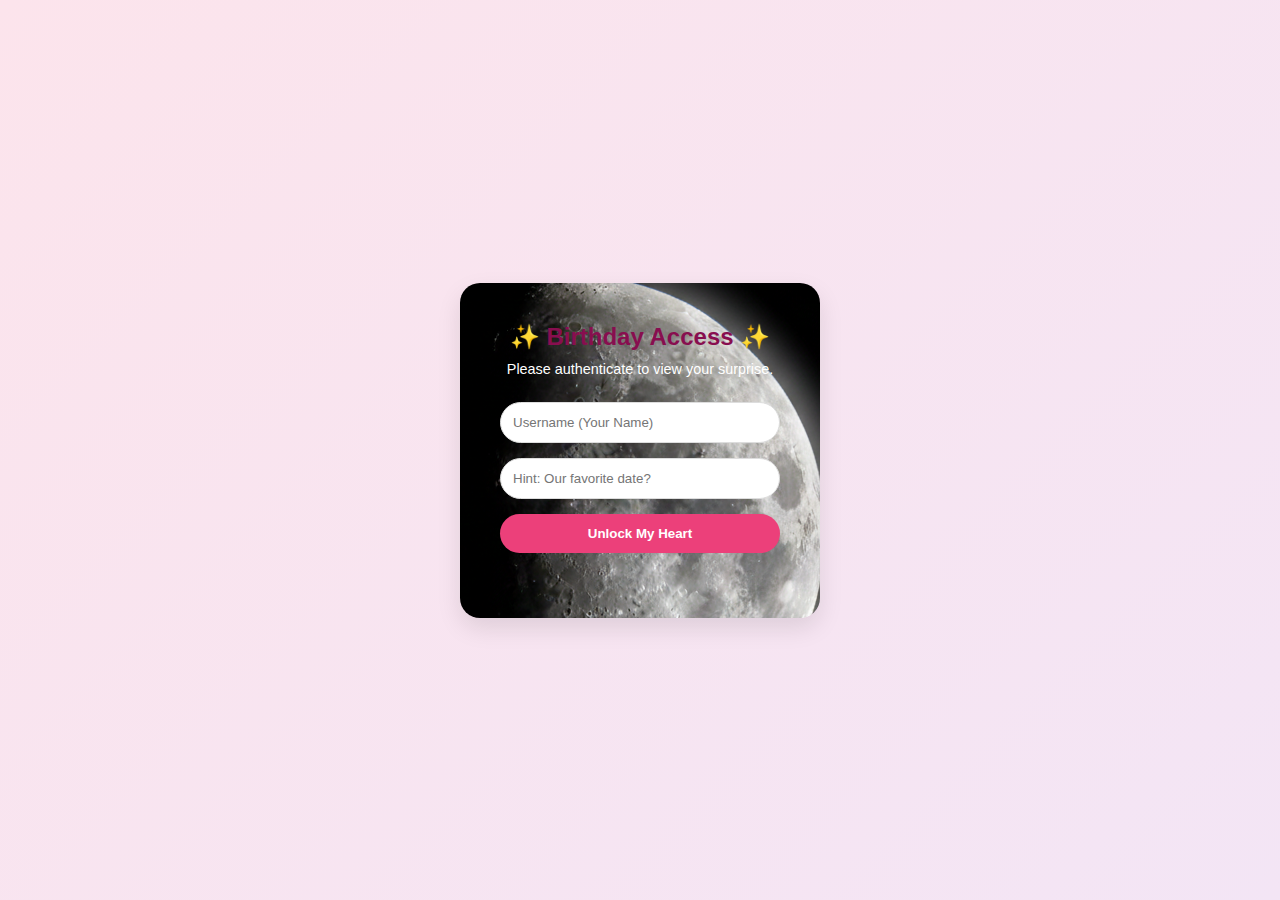
<file: index.html>
<!DOCTYPE html>
<html lang="en">
<head>
    <meta charset="UTF-8">
    <meta name="viewport" content="width=device-width, initial-scale=1.0">
    <title>Top Secret: For Your Eyes Only</title>
    <link rel="stylesheet" href="style1.css">
</head>
<body>
    <div class="login-container">
        <div class="login-box">
            <h2>✨ Birthday Access ✨</h2>
            <p>Please authenticate to view your surprise.</p>
            
            <form id="loginForm">
                <div class="input-group">
                    <input type="text" id="username" placeholder="Username (Your Name)" required>
                </div>
                <div class="input-group">
                    <input type="password" id="password" placeholder="Hint: Our favorite date?" required>
                </div>
                <button type="button" onclick="checkLogin()">Unlock My Heart</button>
            </form>
            <p id="error-msg"></p>
        </div>
    </div>

    <script>
        function checkLogin() {
            const pass = document.getElementById('password').value; 
            const input = document.getElementById('username'); 
            const name = input ? input.value.toLowerCase() : '';


            // You can set the password to whatever you want here!
            if (name =='akilarumugam' && pass === "03031998"){ 
                document.querySelector('.login-box').innerHTML = `
                <h2 style="color: #ec407a;">Happy Birthday! ❤️</h2>
        <p style="font-size: 1.1rem; line-height: 1.6;">
            "Nee pirantha intha naal... en vazhkkaiyil oru azhagiya thiruppam."<br><br>
            May your year be as beautiful as your smile!
        </p>
        <span style="font-size: 3rem;">🎂✨🌸</span>
        <button type="button" onclick="world()">Unlock Surprise</button>
        `;
                // window.location.href = "wish.html"; // Redirect to your wish page
            } else {
                document.getElementById('error-msg').innerText = "Incorrect hint! Try again, birthday girl/boy. 😉";
            }
        }

        function world(){
            
             window.location.href = "final.html"; }
    </script>
</body>
</html>
</file>
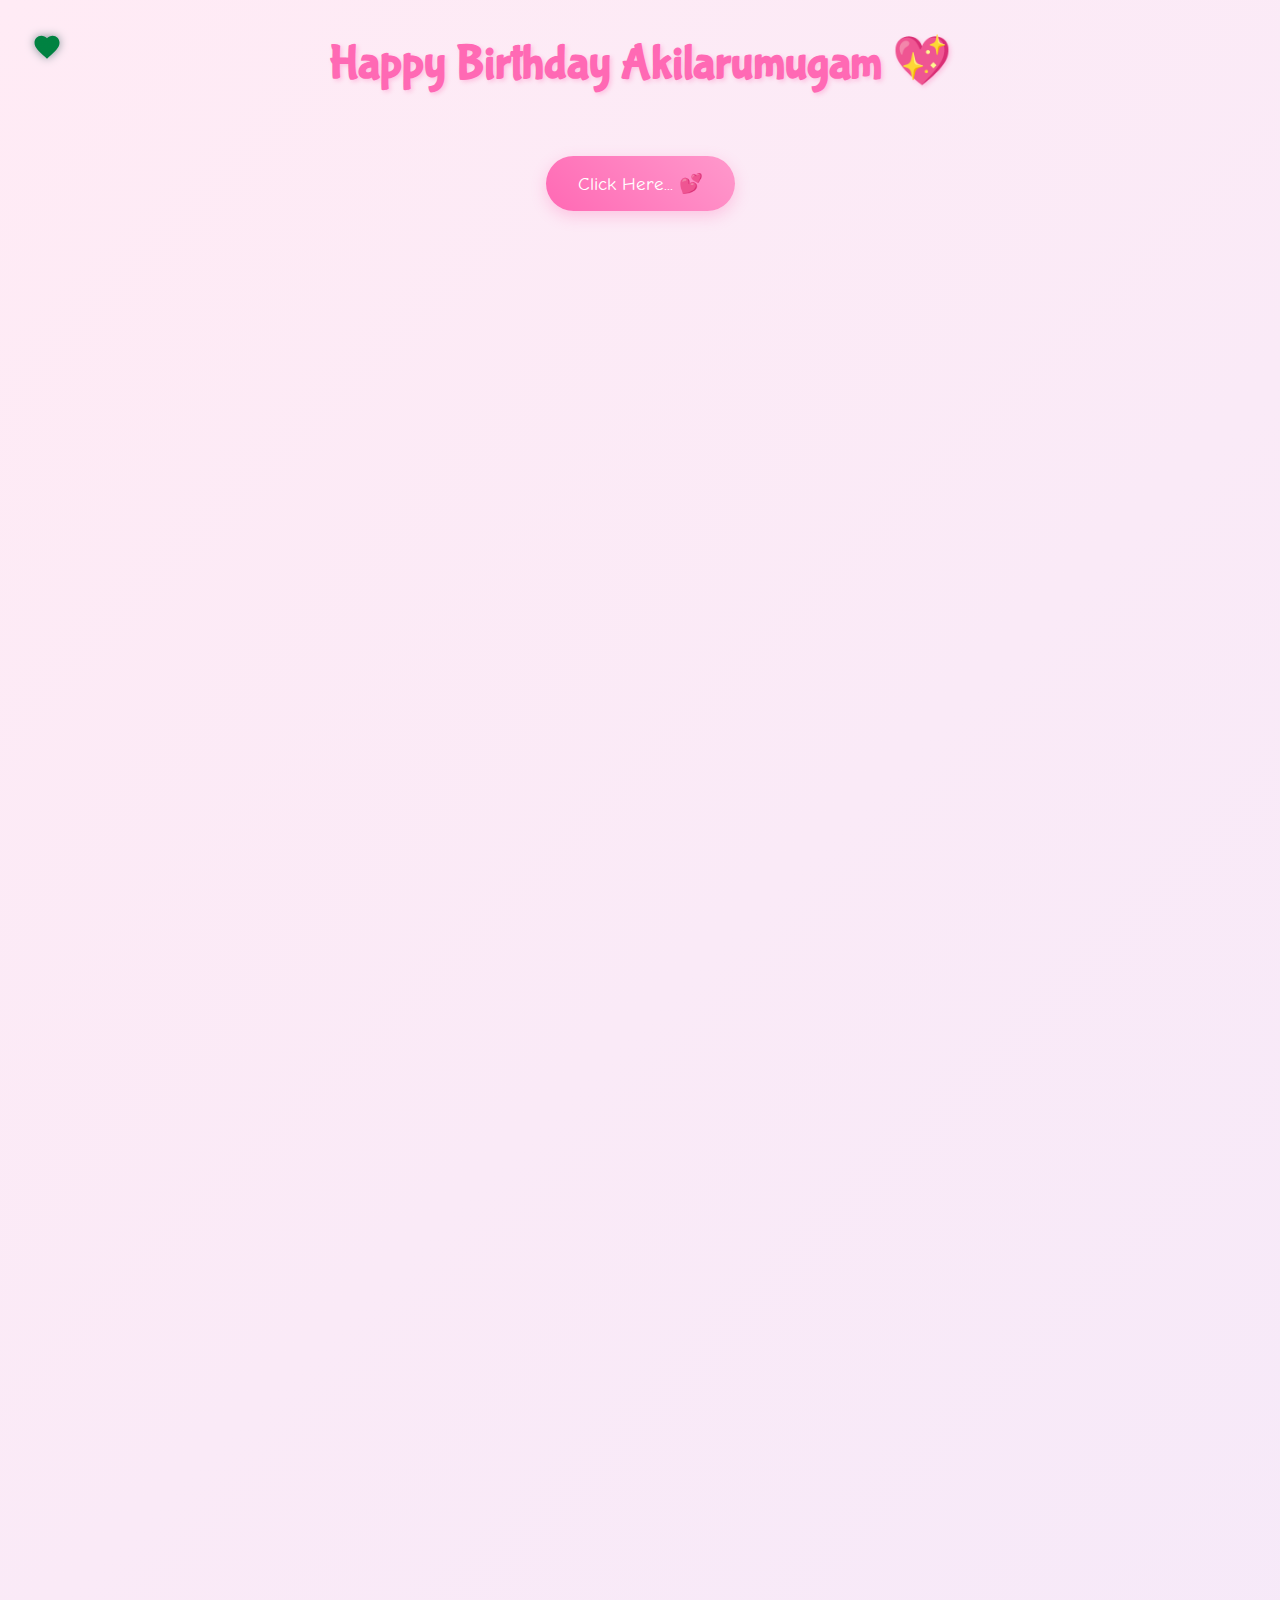
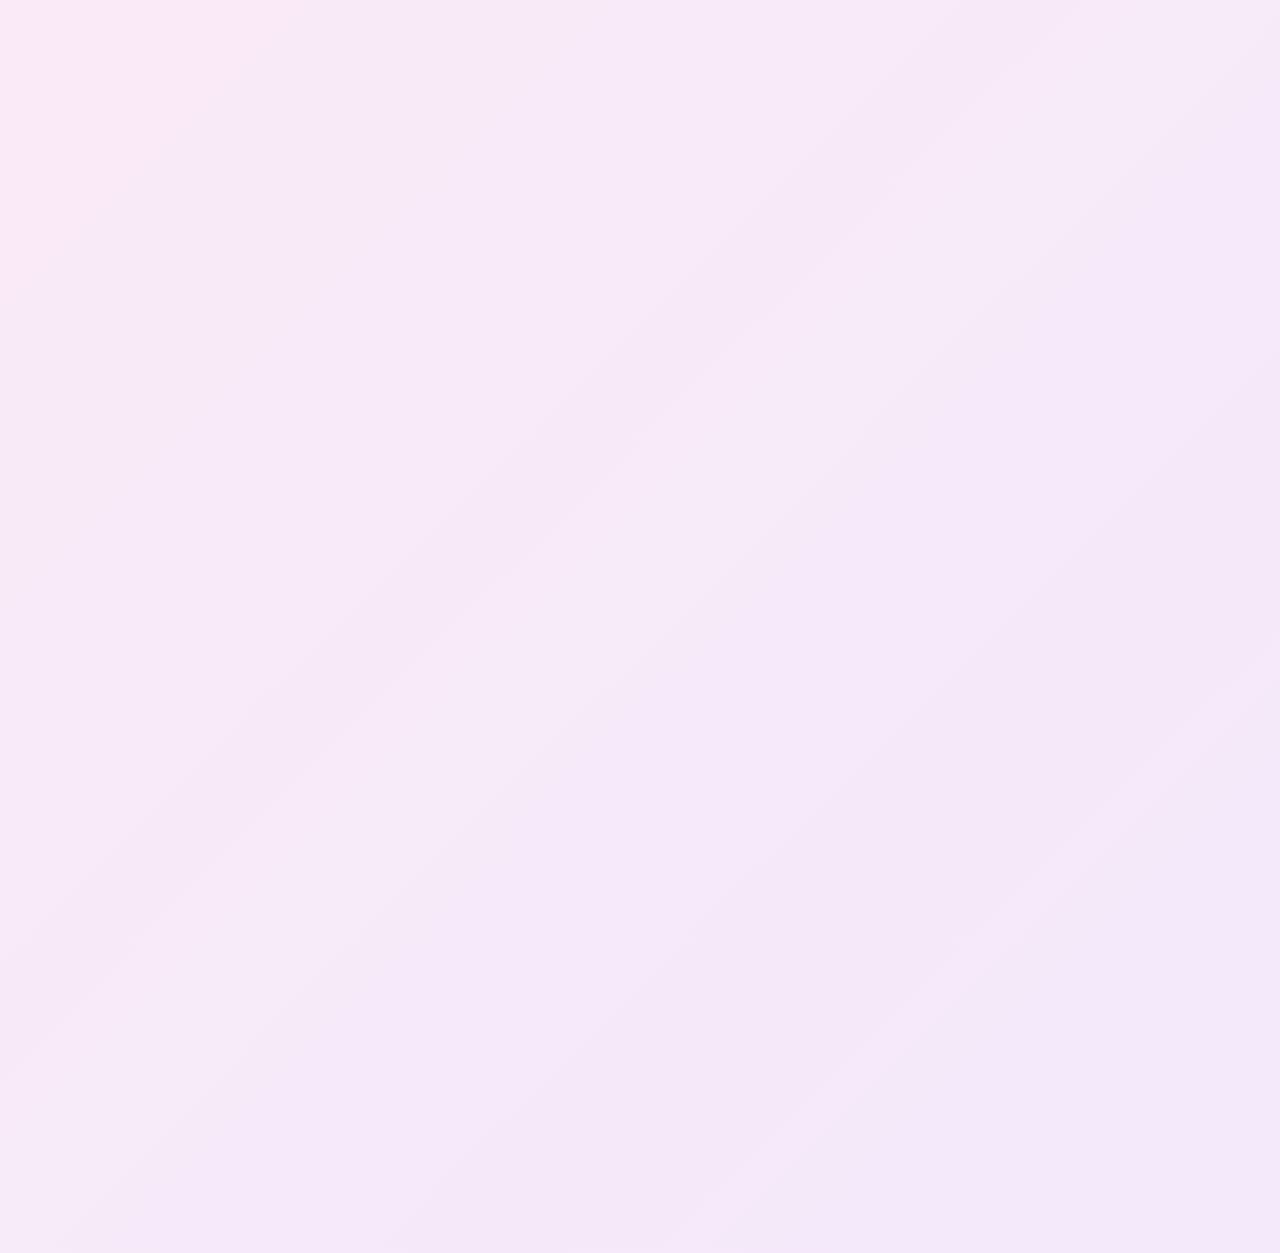
<file: cause.html>
<!DOCTYPE html>
<html lang="en">
<head>
    <meta charset="UTF-8">
    <meta name="viewport" content="width=device-width, initial-scale=1.0">
    <title>Why You're My Best Friend! 💖</title>
    <script src="https://cdnjs.cloudflare.com/ajax/libs/gsap/3.12.2/gsap.min.js"></script>
    <link rel="stylesheet" href="cause.css">
    <style>

       
    </style>
</head>
<body>
    <div class="custom-cursor">
        <svg viewBox="0 0 24 24">
            <path fill="#ff69b4" d="M12 21.35l-1.45-1.32C5.4 15.36 2 12.28 2 8.5 2 5.42 4.42 3 7.5 3c1.74 0 3.41.81 4.5 2.09C13.09 3.81 14.76 3 16.5 3 19.58 3 22 5.42 22 8.5c0 3.78-3.4 6.86-8.55 11.54L12 21.35z"/>
        </svg>
    </div>

    <div class="container">
        <h1>Happy Birthday Akilarumugam 💖</h1>
        
        <div id="reasons-container"></div>
        
        <button class="shuffle-button">Click Here... 💕</button>
        <div class="reason-counter"></div>

        <div class="ending-section">
            <div class="teddy-hug">
                <img src="./img/d1.jpg" alt="Teddy Hug">
            </div>
            <div class="ending-text">You're the BESTEST ! 💖</div>
        </div>
    </div>

    <script src="cause.js">
       
    </script>
</body>
</html>
</file>
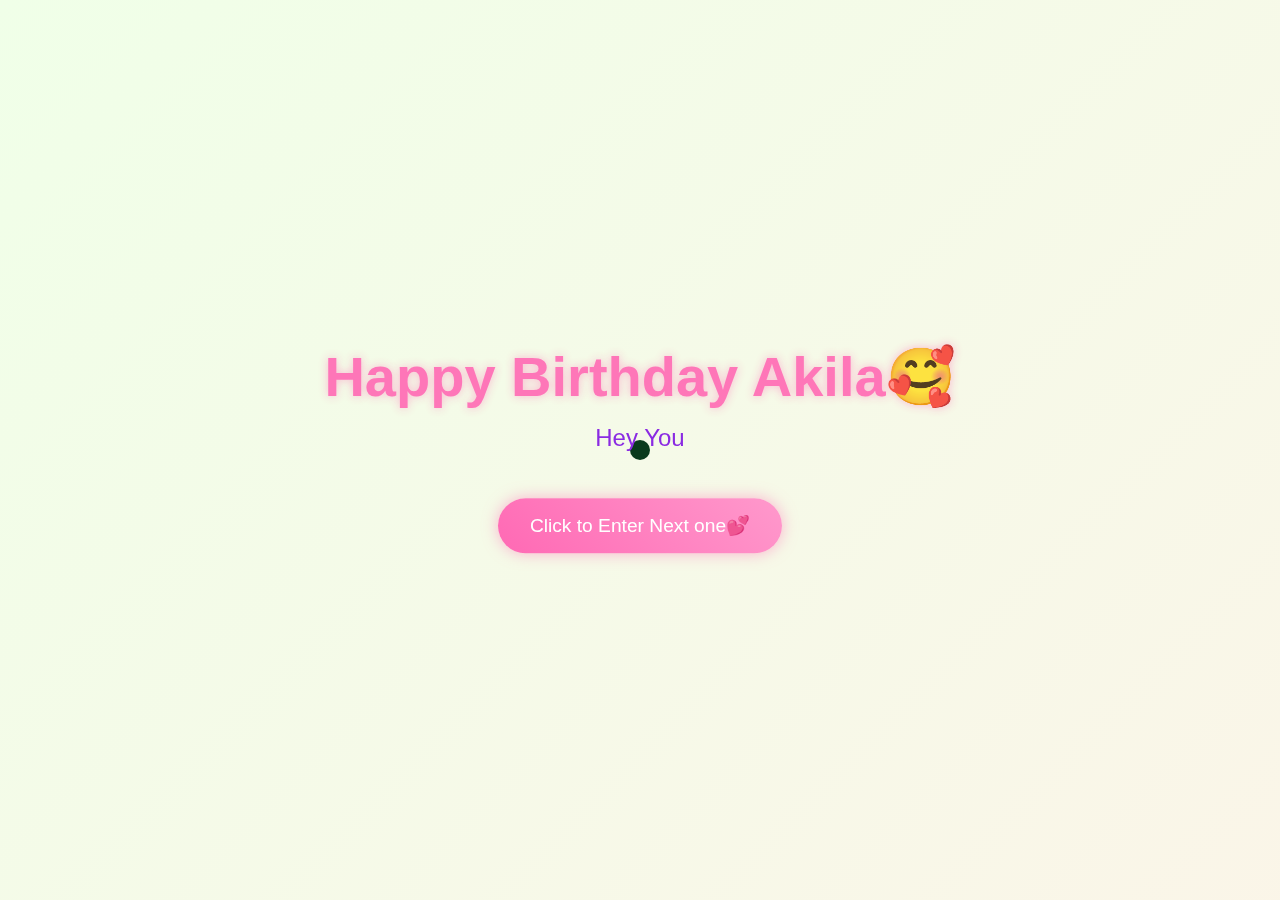
<file: gallery.html>
<!DOCTYPE html>
<html lang="en">
<head>
    <meta charset="UTF-8">
    <meta name="viewport" content="width=device-width, initial-scale=1.0">
    <title>Happy Birthday</title>
    <script src="https://cdnjs.cloudflare.com/ajax/libs/gsap/3.12.2/gsap.min.js"></script>
    <link rel="stylesheet" href="style.css">
    
</head>
<body>
    <div class="cursor"></div>
    <div class="container">
        <h1>Happy Birthday Akila🥰</h1>
        <div class="greeting"></div>
        <button class="cta-button">Click to Enter Next one💕</button>
    </div>

    <script src="script.js">
        
    </script>
</body>
</html>
</file>
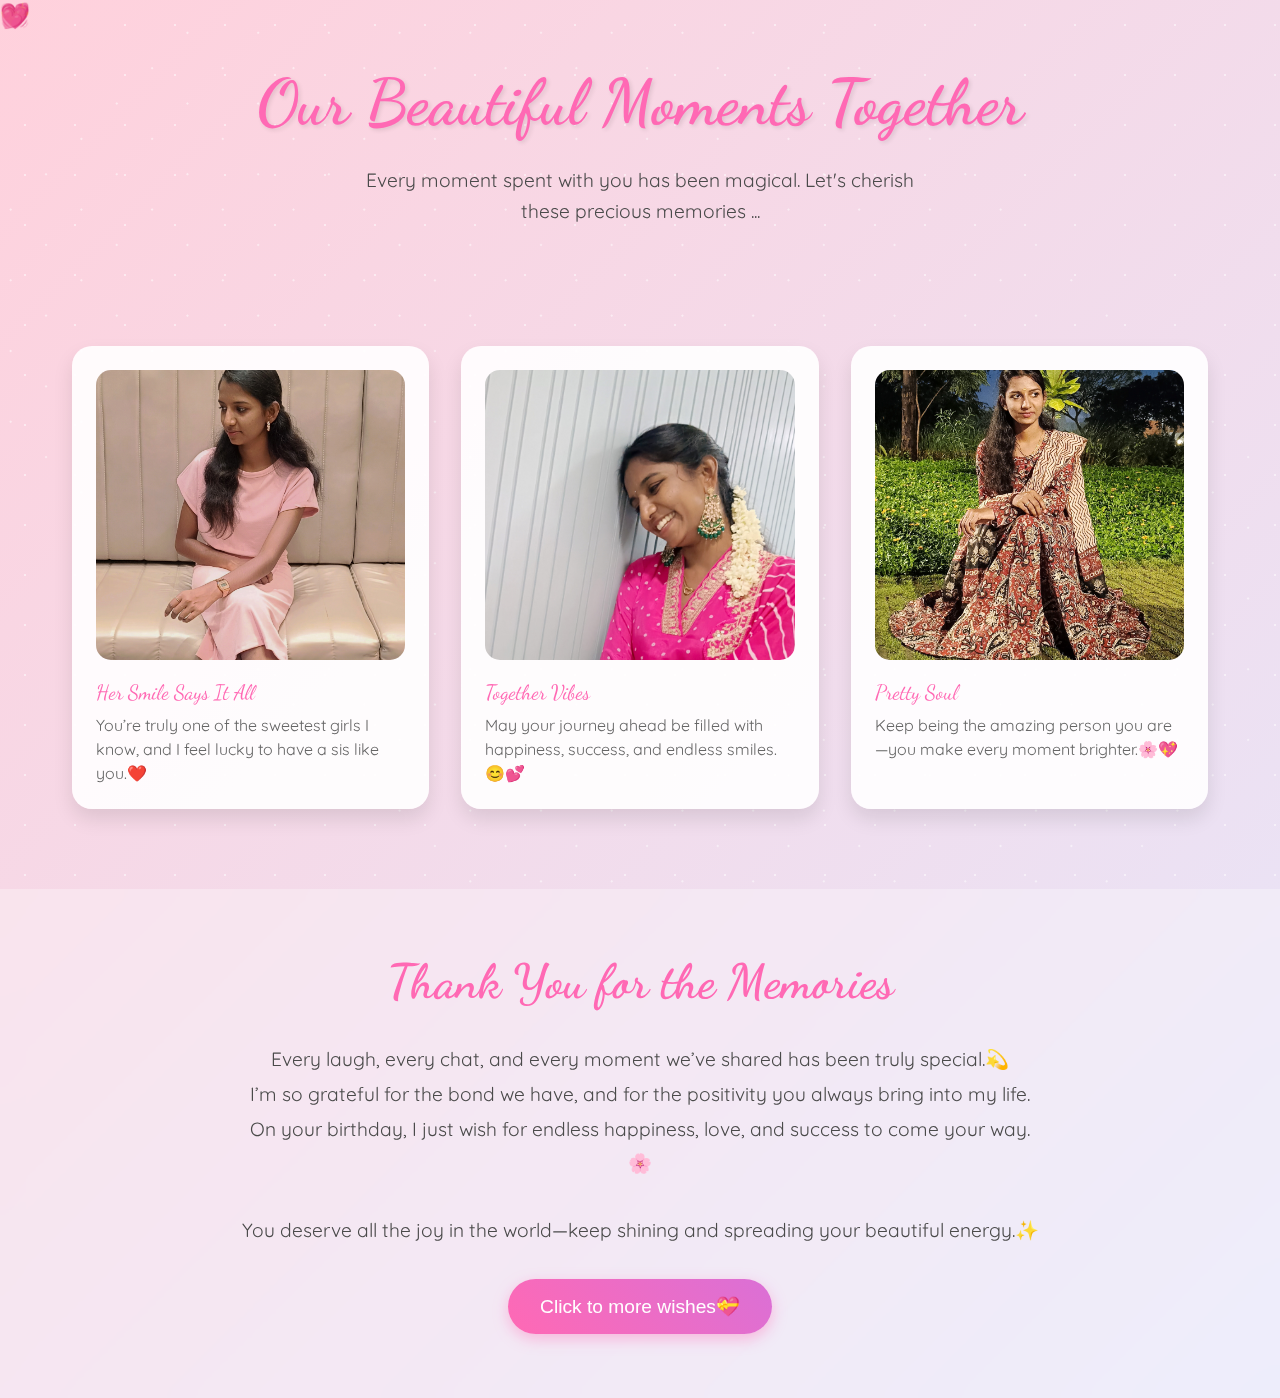
<file: last.html>
<!DOCTYPE html>
<html lang="en">

<head>
    <meta charset="UTF-8">
    <meta name="viewport" content="width=device-width, initial-scale=1.0">
    <title>Our Beautiful Memories ✨</title>
    <style>
        @import url('https://fonts.googleapis.com/css2?family=Dancing+Script:wght@700&family=Quicksand:wght@300;400;500;600&display=swap');

        * {
            margin: 0;
            padding: 0;
            box-sizing: border-box;
        }

        body {
            min-height: 100vh;
            background: linear-gradient(135deg,
                    #ffd1dc 0%,
                    #e6e6fa 25%,
                    #ffefd5 50%,
                    #e6e6fa 75%,
                    #ffd1dc 100%);
            background-size: 400% 400%;
            animation: gradientFlow 15s ease infinite;
            font-family: 'Quicksand', sans-serif;
            overflow-x: hidden;
            color: #4a4a4a;
        }

        @keyframes gradientFlow {
            0% {
                background-position: 0% 50%;
            }

            50% {
                background-position: 100% 50%;
            }

            100% {
                background-position: 0% 50%;
            }
        }

        /* Enhanced Sparkle Effect */
        .magic-sparkles {
            position: fixed;
            top: 0;
            left: 0;
            width: 100%;
            height: 100%;
            pointer-events: none;
            z-index: 1;
        }

        .sparkle {
            position: absolute;
            width: 6px;
            height: 6px;
            border-radius: 50%;
            background-color: white;
            animation: twinkle var(--duration, 4s) ease-in-out infinite;
            opacity: 0;
        }

        @keyframes twinkle {

            0%,
            100% {
                opacity: 0;
                transform: scale(0.5);
            }

            50% {
                opacity: 0.8;
                transform: scale(1);
            }
        }

        /* Generate 50 sparkles with different positions and animations */
        .magic-sparkles::before,
        .magic-sparkles::after {
            content: '';
            position: absolute;
            width: 100%;
            height: 100%;
            background-image: radial-gradient(circle, white 1px, transparent 1px);
            background-size: 50px 50px;
            animation: sparkleLayer 8s linear infinite;
            opacity: 0.5;
        }

        .magic-sparkles::after {
            animation-delay: -4s;
            transform: rotate(45deg);
        }

        @keyframes sparkleLayer {
            0% {
                transform: translateY(0);
            }

            100% {
                transform: translateY(-50px);
            }
        }

        /* Floating Hearts */
        .floating-hearts {
            position: fixed;
            width: 100%;
            height: 100%;
            pointer-events: none;
            z-index: 2;
        }

        .heart {
            position: absolute;
            font-size: 1.5rem;
            color: rgba(255, 105, 180, 0.6);
            animation: floatHeart var(--float-duration, 6s) ease-in-out infinite;
            animation-delay: var(--delay, 0s);
        }

        @keyframes floatHeart {
            0% {
                transform: translate(0, 100vh) rotate(0deg);
            }

            100% {
                transform: translate(var(--translate-x, 0), -100vh) rotate(360deg);
            }
        }

        /* Welcome Section */
        .welcome {
            text-align: center;
            padding: 4rem 2rem;
            position: relative;
            z-index: 3;
        }

        .welcome h1 {
            font-family: 'Dancing Script', cursive;
            font-size: 4rem;
            color: #ff69b4;
            text-shadow: 2px 2px 4px rgba(0, 0, 0, 0.1);
            animation: fadeInScale 2s ease;
        }

        .welcome p {
            font-size: 1.2rem;
            max-width: 600px;
            margin: 1.5rem auto;
            line-height: 1.6;
            animation: fadeIn 2s ease 0.5s both;
        }

        /* Enhanced Memory Cards */
        .memory-container {
            max-width: 1200px;
            margin: 0 auto;
            padding: 2rem;
            display: grid;
            grid-template-columns: repeat(auto-fit, minmax(300px, 1fr));
            gap: 2rem;
            z-index: 3;
            position: relative;
        }

        .memory-card {
            background: rgba(255, 255, 255, 0.9);
            border-radius: 20px;
            padding: 1.5rem;
            box-shadow: 0 10px 20px rgba(0, 0, 0, 0.1);
            transition: all 0.5s cubic-bezier(0.4, 0, 0.2, 1);
            position: relative;
            overflow: hidden;
        }

        .memory-card:hover {
            transform: translateY(-10px) scale(1.02);
            box-shadow: 0 15px 30px rgba(0, 0, 0, 0.15);
        }

        .memory-card::before {
            content: '';
            position: absolute;
            top: 0;
            left: 0;
            width: 100%;
            height: 100%;
            background: linear-gradient(45deg, transparent, rgba(255, 255, 255, 0.4), transparent);
            transform: translateX(-100%);
            transition: 0.5s;
        }

        .memory-card:hover::before {
            transform: translateX(100%);
        }

        .memory-img {
            width: 100%;
            height: 290px;
            object-fit: cover;
            border-radius: 15px;
            margin-bottom: 1rem;
            transition: transform 0.5s ease;
        }

        .memory-card:hover .memory-img {
            transform: scale(1.05);
        }

        .memory-date {
            font-family: 'Dancing Script', cursive;
            color: #ff69b4;
            font-size: 1.3rem;
            margin-bottom: 0.5rem;
        }

        .memory-caption {
            font-size: 1rem;
            line-height: 1.5;
            color: #666;
        }

        /* Final Message Section */
        .final-message {
            text-align: center;
            padding: 4rem 2rem;
            background: rgba(255, 255, 255, 0.3);
            backdrop-filter: blur(10px);
            margin-top: 3rem;
            position: relative;
            z-index: 3;
        }

        .final-message h2 {
            font-family: 'Dancing Script', cursive;
            font-size: 3rem;
            color: #ff69b4;
            margin-bottom: 2rem;
            animation: heartbeat 2s infinite;
        }

        @keyframes heartbeat {

            0%,
            100% {
                transform: scale(1);
            }

            50% {
                transform: scale(1.1);
            }
        }

        .final-message p {
            font-size: 1.2rem;
            max-width: 800px;
            margin: 0 auto 2rem;
            line-height: 1.8;
        }

        .goodbye-btn {
            display: inline-block;
            padding: 1rem 2rem;
            font-size: 1.2rem;
            background: linear-gradient(45deg, #ff69b4, #da70d6);
            color: white;
            border: none;
            border-radius: 50px;
            cursor: pointer;
            text-decoration: none;
            transition: all 0.3s ease;
            box-shadow: 0 5px 15px rgba(255, 105, 180, 0.4);
            animation: float 3s infinite ease-in-out;
        }

        .goodbye-btn:hover {
            transform: translateY(-5px);
            box-shadow: 0 8px 20px rgba(255, 105, 180, 0.6);
        }

        @keyframes float {

            0%,
            100% {
                transform: translateY(0);
            }

            50% {
                transform: translateY(-10px);
            }
        }

        /* Animations */
        @keyframes fadeInScale {
            0% {
                opacity: 0;
                transform: scale(0.8);
            }

            100% {
                opacity: 1;
                transform: scale(1);
            }
        }

        @keyframes fadeIn {
            0% {
                opacity: 0;
            }

            100% {
                opacity: 1;
            }
        }

        /* Generate Hearts */
        .js-generate-hearts {
            position: fixed;
            width: 100%;
            height: 100%;
            pointer-events: none;
            z-index: 2;
        }

        /* Custom Scrollbar */
        ::-webkit-scrollbar {
            width: 12px;
        }

        ::-webkit-scrollbar-track {
            background: rgba(255, 255, 255, 0.4);
        }

        ::-webkit-scrollbar-thumb {
            background: linear-gradient(45deg, #ff69b4, #da70d6);
            border-radius: 6px;
        }

        /* Responsive Design */
        @media (max-width: 768px) {
            .welcome h1 {
                font-size: 3rem;
            }

            .memory-container {
                grid-template-columns: 1fr;
            }

            .final-message h2 {
                font-size: 2.5rem;
            }
        }
    </style>
</head>

<body>
    <div class="magic-sparkles"></div>
    <div class="floating-hearts">
        <!-- Hearts will be generated via CSS -->
        <div class="heart" style="--float-duration: 6s; --delay: 0s; --translate-x: 20px;">💝</div>
        <div class="heart" style="--float-duration: 8s; --delay: 1s; --translate-x: -30px;">💖</div>
        <div class="heart" style="--float-duration: 7s; --delay: 2s; --translate-x: 40px;">💗</div>
        <div class="heart" style="--float-duration: 9s; --delay: 3s; --translate-x: -20px;">💓</div>
        <div class="heart" style="--float-duration: 5s; --delay: 4s; --translate-x: 30px;">💕</div>
    </div>

    <section class="welcome">
        <h1>Our Beautiful Moments Together</h1>
        <p>Every moment spent with you has been magical. Let's cherish these precious memories ...</p>
    </section>

    <div class="memory-container">
        <div class="memory-card">
            <img src="./img/d1.jpg" alt="First Date" class="memory-img">
            <div class="memory-date">Her Smile Says It All</div>
            <div class="memory-caption">You’re truly one of the sweetest girls I know, and I feel lucky to have a sis
                like you.❤️</div>
        </div>
        <div class="memory-card">
            <img src="./img/d2.jpg" alt="Beach Day" class="memory-img">
            <div class="memory-date">Together Vibes</div>
            <div class="memory-caption">May your journey ahead be filled with happiness, success, and endless
                smiles.😊💕</div>
        </div>
        <div class="memory-card">
            <img src="./img/d3.jpg" alt="Movie Night" class="memory-img">
            <div class="memory-date">Pretty Soul</div>
            <div class="memory-caption">Keep being the amazing person you are—you make every moment brighter.🌸💖</div>
        </div>

    </div>

    <section class="final-message">
        <h2>Thank You for the Memories</h2>
        <p>Every laugh, every chat, and every moment we’ve shared has been truly special.💫<br>
            I’m so grateful for the bond we have, and for the positivity you always bring into my life.<br>
            On your birthday, I just wish for endless happiness, love, and success to come your way.🌸</p>
        <p>You deserve all the joy in the world—keep shining and spreading your beautiful energy.✨</p>
        
        <button  class="goodbye-btn" onclick="ch()">Click to more wishes💝</button>
    </section>

    <script>

 function ch(){
    window.location.href = 'whatapp.html';

         
 }
    </script>
</body>

</html>
</file>
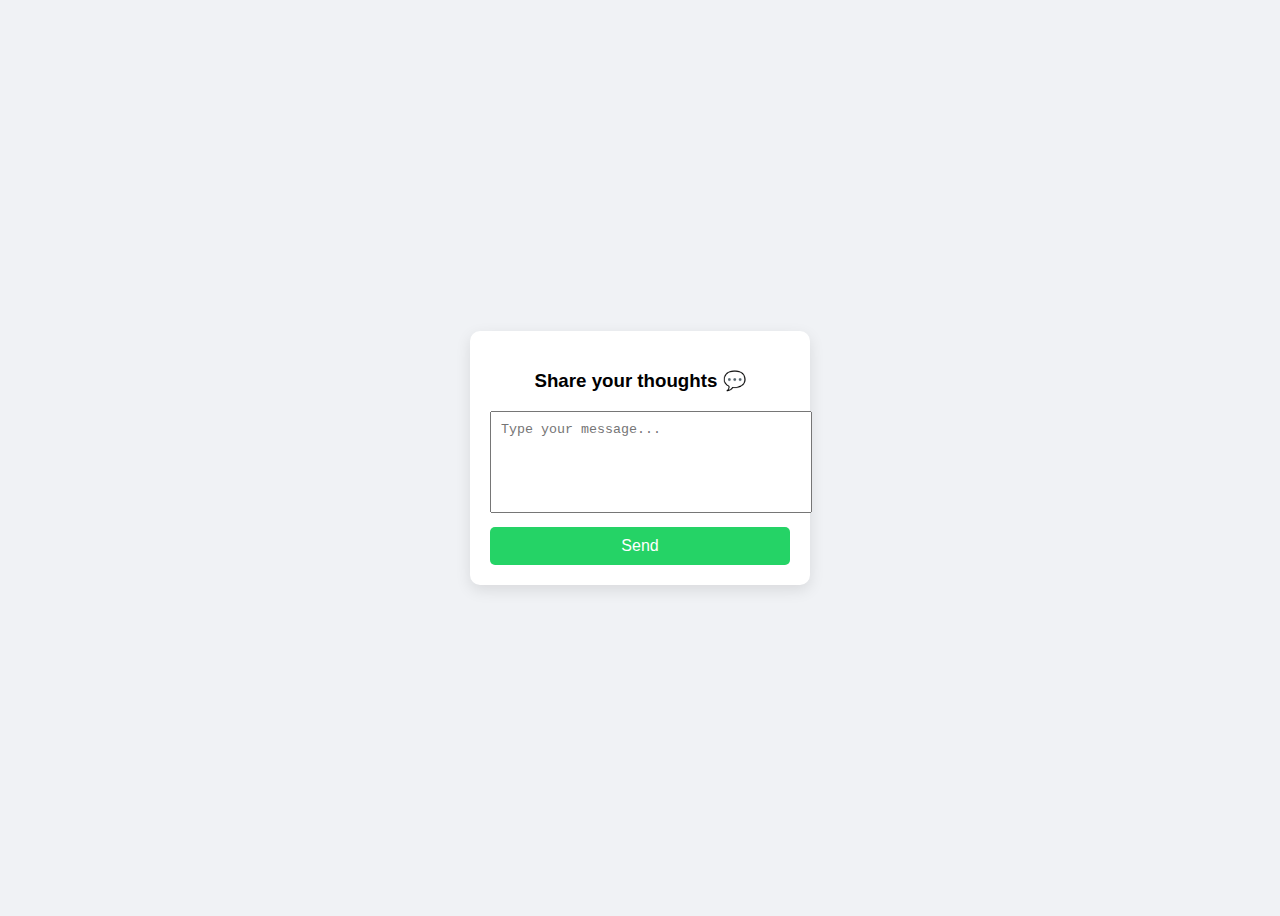
<file: whatapp.html>
<!DOCTYPE html>
<html lang="en">
<head>
  <meta charset="UTF-8">
  <title>Send Message via WhatsApp</title>
  <meta name="viewport" content="width=device-width, initial-scale=1.0">
  <style>
    body {
      font-family: Arial, sans-serif;
      height: 100vh;
      display: flex;
      justify-content: center;
      align-items: center;
      background: #f0f2f5;
    }
    .box {
      background: #fff;
      padding: 20px;
      border-radius: 10px;
      width: 300px;
      text-align: center;
      box-shadow: 0 5px 15px rgba(0,0,0,0.1);
    }
    textarea {
      width: 100%;
      height: 80px;
      padding: 10px;
      margin-bottom: 10px;
      resize: none;
    }
    button {
      width: 100%;
      padding: 10px;
      background: #25D366;
      border: none;
      color: white;
      font-size: 16px;
      border-radius: 5px;
      cursor: pointer;
    }
    button:hover {
      background: #1ebe5d;
    }
  </style>
</head>
<body>

  <div class="box">
    <h3>Share your thoughts 💬</h3>
    <textarea id="message" placeholder="Type your message..."></textarea>
    <button onclick="sendWhatsApp()">Send</button>
  </div>

  <script>
    function sendWhatsApp() {
      const msg = document.getElementById("message").value.trim();
  
      if (msg === "") {
        alert("Please enter a message");
        return;
      }
  
      const phoneNumber = "7092418205"; // ← your WhatsApp number
      const encodedMsg = encodeURIComponent(msg);
  
      const url = `https://wa.me/${phoneNumber}?text=${encodedMsg}`;
      window.open(url, "_blank");
    }
  </script>
  

</body>
</html>
</file>
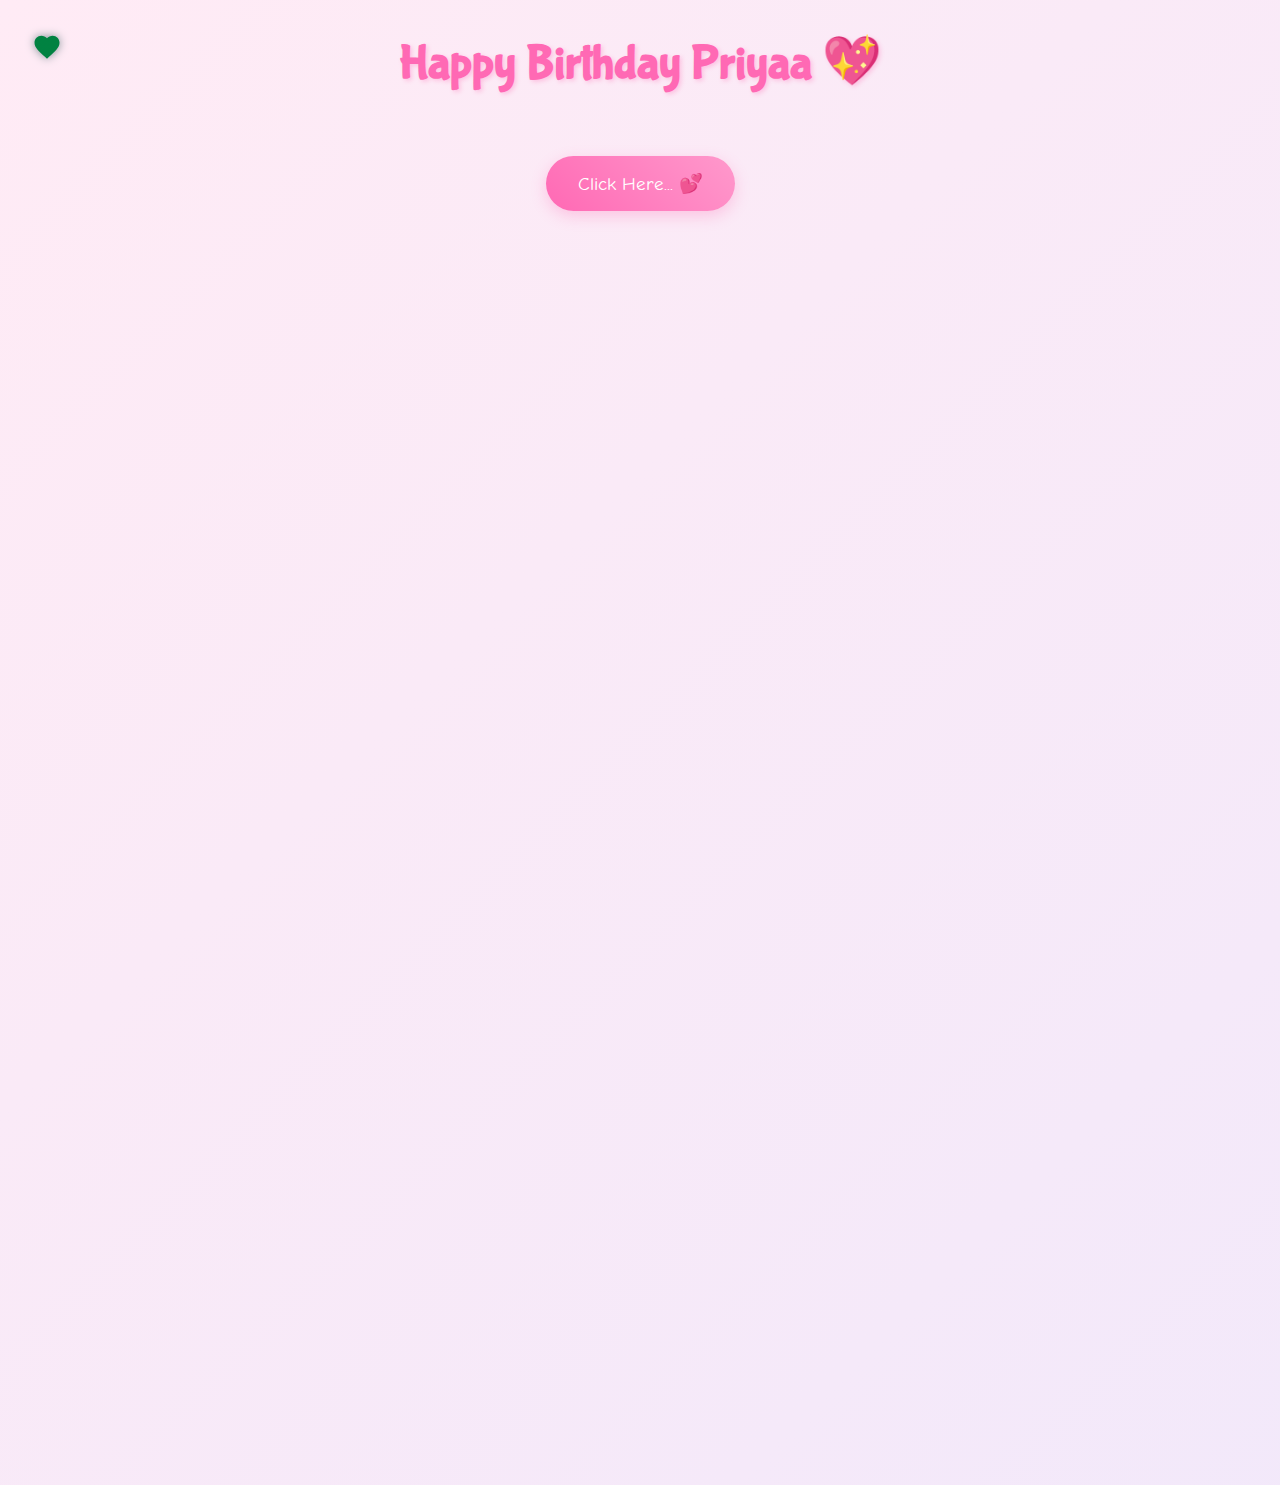
<file: Gallary/cause.html>
<!DOCTYPE html>
<html lang="en">
<head>
    <meta charset="UTF-8">
    <meta name="viewport" content="width=device-width, initial-scale=1.0">
    <title>Why You're My Best Friend! 💖</title>
    <script src="https://cdnjs.cloudflare.com/ajax/libs/gsap/3.12.2/gsap.min.js"></script>
    <link rel="stylesheet" href="./cause.css">
    <style>
       
    </style>
</head>
<body>
    <div class="custom-cursor">
        <svg viewBox="0 0 24 24">
            <path fill="#ff69b4" d="M12 21.35l-1.45-1.32C5.4 15.36 2 12.28 2 8.5 2 5.42 4.42 3 7.5 3c1.74 0 3.41.81 4.5 2.09C13.09 3.81 14.76 3 16.5 3 19.58 3 22 5.42 22 8.5c0 3.78-3.4 6.86-8.55 11.54L12 21.35z"/>
        </svg>
    </div>

    <div class="container">
        <h1>Happy Birthday Priyaa 💖</h1>
        
        <div id="reasons-container"></div>
        
        <button class="shuffle-button">Click Here... 💕</button>
        <div class="reason-counter"></div>

        <div class="ending-section">
            <div class="teddy-hug">
                <img src="./d1.jpg" alt="Teddy Hug">
            </div>
            <div class="ending-text">You're the BESTEST ! 💖</div>
        </div>
    </div>

    <script src="cause.js">
       
    </script>
</body>
</html>
</file>
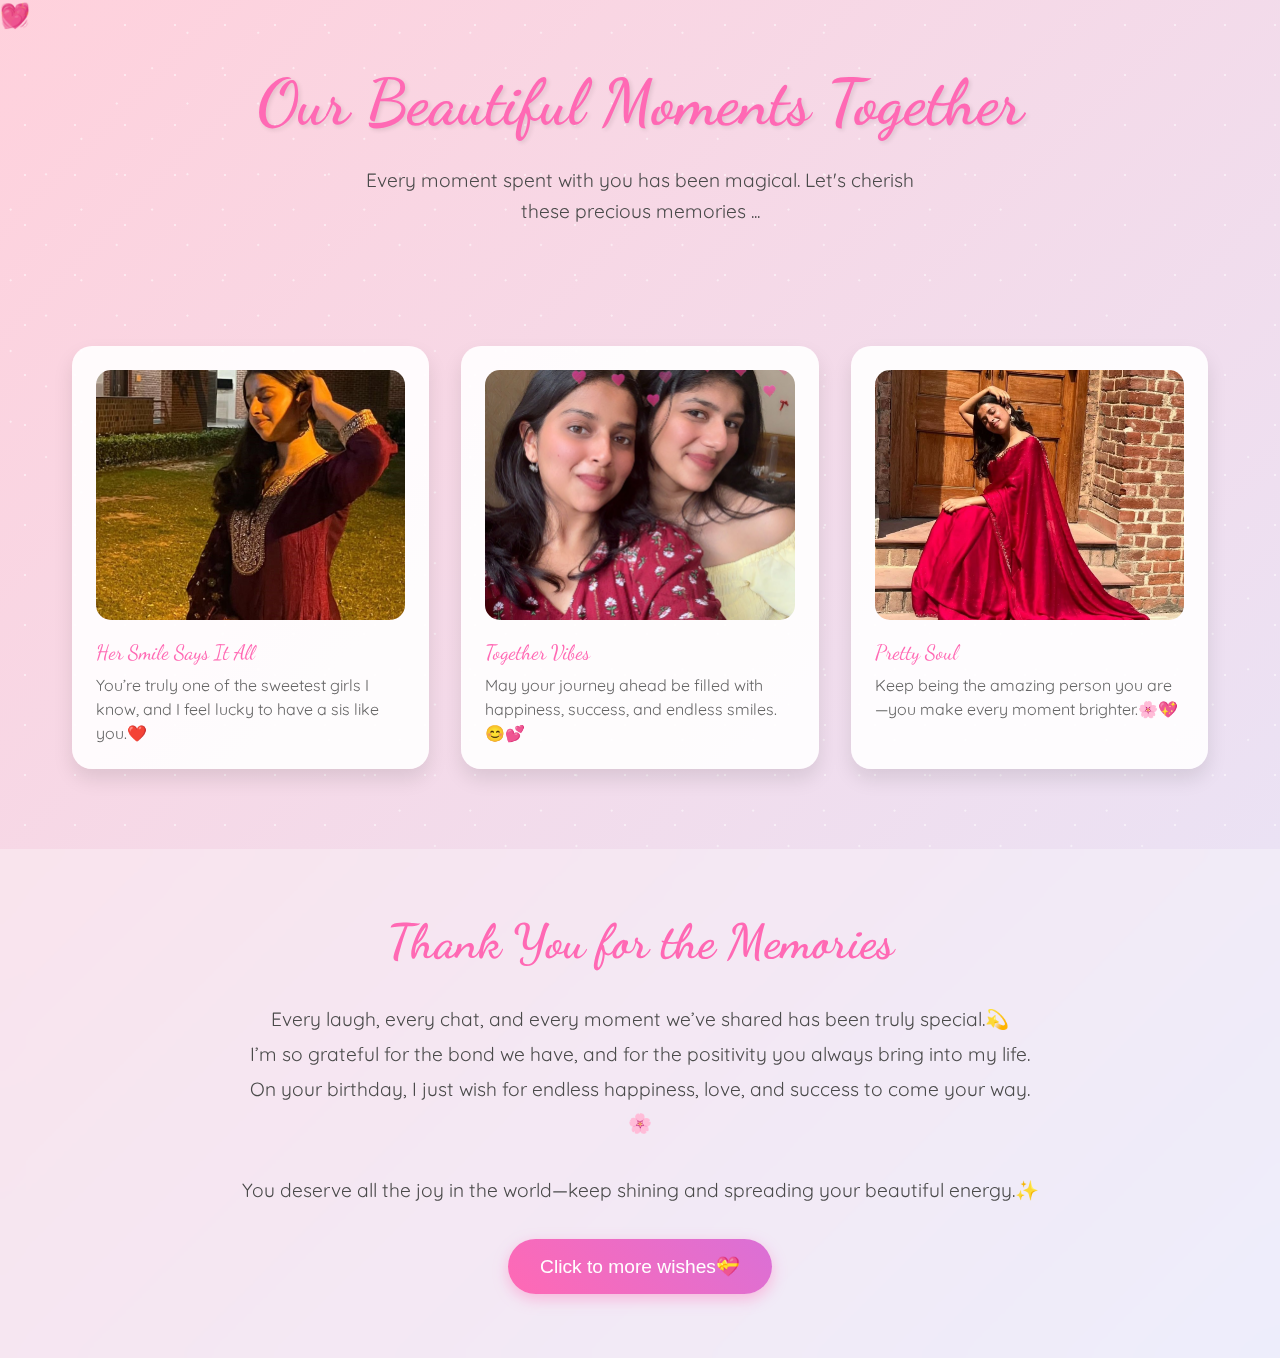
<file: Gallary/last.html>
<!DOCTYPE html>
<html lang="en">

<head>
    <meta charset="UTF-8">
    <meta name="viewport" content="width=device-width, initial-scale=1.0">
    <title>Our Beautiful Memories ✨</title>
    <style>
        @import url('https://fonts.googleapis.com/css2?family=Dancing+Script:wght@700&family=Quicksand:wght@300;400;500;600&display=swap');

        * {
            margin: 0;
            padding: 0;
            box-sizing: border-box;
        }

        body {
            min-height: 100vh;
            background: linear-gradient(135deg,
                    #ffd1dc 0%,
                    #e6e6fa 25%,
                    #ffefd5 50%,
                    #e6e6fa 75%,
                    #ffd1dc 100%);
            background-size: 400% 400%;
            animation: gradientFlow 15s ease infinite;
            font-family: 'Quicksand', sans-serif;
            overflow-x: hidden;
            color: #4a4a4a;
        }

        @keyframes gradientFlow {
            0% {
                background-position: 0% 50%;
            }

            50% {
                background-position: 100% 50%;
            }

            100% {
                background-position: 0% 50%;
            }
        }

        /* Enhanced Sparkle Effect */
        .magic-sparkles {
            position: fixed;
            top: 0;
            left: 0;
            width: 100%;
            height: 100%;
            pointer-events: none;
            z-index: 1;
        }

        .sparkle {
            position: absolute;
            width: 6px;
            height: 6px;
            border-radius: 50%;
            background-color: white;
            animation: twinkle var(--duration, 4s) ease-in-out infinite;
            opacity: 0;
        }

        @keyframes twinkle {

            0%,
            100% {
                opacity: 0;
                transform: scale(0.5);
            }

            50% {
                opacity: 0.8;
                transform: scale(1);
            }
        }

        /* Generate 50 sparkles with different positions and animations */
        .magic-sparkles::before,
        .magic-sparkles::after {
            content: '';
            position: absolute;
            width: 100%;
            height: 100%;
            background-image: radial-gradient(circle, white 1px, transparent 1px);
            background-size: 50px 50px;
            animation: sparkleLayer 8s linear infinite;
            opacity: 0.5;
        }

        .magic-sparkles::after {
            animation-delay: -4s;
            transform: rotate(45deg);
        }

        @keyframes sparkleLayer {
            0% {
                transform: translateY(0);
            }

            100% {
                transform: translateY(-50px);
            }
        }

        /* Floating Hearts */
        .floating-hearts {
            position: fixed;
            width: 100%;
            height: 100%;
            pointer-events: none;
            z-index: 2;
        }

        .heart {
            position: absolute;
            font-size: 1.5rem;
            color: rgba(255, 105, 180, 0.6);
            animation: floatHeart var(--float-duration, 6s) ease-in-out infinite;
            animation-delay: var(--delay, 0s);
        }

        @keyframes floatHeart {
            0% {
                transform: translate(0, 100vh) rotate(0deg);
            }

            100% {
                transform: translate(var(--translate-x, 0), -100vh) rotate(360deg);
            }
        }

        /* Welcome Section */
        .welcome {
            text-align: center;
            padding: 4rem 2rem;
            position: relative;
            z-index: 3;
        }

        .welcome h1 {
            font-family: 'Dancing Script', cursive;
            font-size: 4rem;
            color: #ff69b4;
            text-shadow: 2px 2px 4px rgba(0, 0, 0, 0.1);
            animation: fadeInScale 2s ease;
        }

        .welcome p {
            font-size: 1.2rem;
            max-width: 600px;
            margin: 1.5rem auto;
            line-height: 1.6;
            animation: fadeIn 2s ease 0.5s both;
        }

        /* Enhanced Memory Cards */
        .memory-container {
            max-width: 1200px;
            margin: 0 auto;
            padding: 2rem;
            display: grid;
            grid-template-columns: repeat(auto-fit, minmax(300px, 1fr));
            gap: 2rem;
            z-index: 3;
            position: relative;
        }

        .memory-card {
            background: rgba(255, 255, 255, 0.9);
            border-radius: 20px;
            padding: 1.5rem;
            box-shadow: 0 10px 20px rgba(0, 0, 0, 0.1);
            transition: all 0.5s cubic-bezier(0.4, 0, 0.2, 1);
            position: relative;
            overflow: hidden;
        }

        .memory-card:hover {
            transform: translateY(-10px) scale(1.02);
            box-shadow: 0 15px 30px rgba(0, 0, 0, 0.15);
        }

        .memory-card::before {
            content: '';
            position: absolute;
            top: 0;
            left: 0;
            width: 100%;
            height: 100%;
            background: linear-gradient(45deg, transparent, rgba(255, 255, 255, 0.4), transparent);
            transform: translateX(-100%);
            transition: 0.5s;
        }

        .memory-card:hover::before {
            transform: translateX(100%);
        }

        .memory-img {
            width: 100%;
            height: 250px;
            object-fit: cover;
            border-radius: 15px;
            margin-bottom: 1rem;
            transition: transform 0.5s ease;
        }

        .memory-card:hover .memory-img {
            transform: scale(1.05);
        }

        .memory-date {
            font-family: 'Dancing Script', cursive;
            color: #ff69b4;
            font-size: 1.3rem;
            margin-bottom: 0.5rem;
        }

        .memory-caption {
            font-size: 1rem;
            line-height: 1.5;
            color: #666;
        }

        /* Final Message Section */
        .final-message {
            text-align: center;
            padding: 4rem 2rem;
            background: rgba(255, 255, 255, 0.3);
            backdrop-filter: blur(10px);
            margin-top: 3rem;
            position: relative;
            z-index: 3;
        }

        .final-message h2 {
            font-family: 'Dancing Script', cursive;
            font-size: 3rem;
            color: #ff69b4;
            margin-bottom: 2rem;
            animation: heartbeat 2s infinite;
        }

        @keyframes heartbeat {

            0%,
            100% {
                transform: scale(1);
            }

            50% {
                transform: scale(1.1);
            }
        }

        .final-message p {
            font-size: 1.2rem;
            max-width: 800px;
            margin: 0 auto 2rem;
            line-height: 1.8;
        }

        .goodbye-btn {
            display: inline-block;
            padding: 1rem 2rem;
            font-size: 1.2rem;
            background: linear-gradient(45deg, #ff69b4, #da70d6);
            color: white;
            border: none;
            border-radius: 50px;
            cursor: pointer;
            text-decoration: none;
            transition: all 0.3s ease;
            box-shadow: 0 5px 15px rgba(255, 105, 180, 0.4);
            animation: float 3s infinite ease-in-out;
        }

        .goodbye-btn:hover {
            transform: translateY(-5px);
            box-shadow: 0 8px 20px rgba(255, 105, 180, 0.6);
        }

        @keyframes float {

            0%,
            100% {
                transform: translateY(0);
            }

            50% {
                transform: translateY(-10px);
            }
        }

        /* Animations */
        @keyframes fadeInScale {
            0% {
                opacity: 0;
                transform: scale(0.8);
            }

            100% {
                opacity: 1;
                transform: scale(1);
            }
        }

        @keyframes fadeIn {
            0% {
                opacity: 0;
            }

            100% {
                opacity: 1;
            }
        }

        /* Generate Hearts */
        .js-generate-hearts {
            position: fixed;
            width: 100%;
            height: 100%;
            pointer-events: none;
            z-index: 2;
        }

        /* Custom Scrollbar */
        ::-webkit-scrollbar {
            width: 12px;
        }

        ::-webkit-scrollbar-track {
            background: rgba(255, 255, 255, 0.4);
        }

        ::-webkit-scrollbar-thumb {
            background: linear-gradient(45deg, #ff69b4, #da70d6);
            border-radius: 6px;
        }

        /* Responsive Design */
        @media (max-width: 768px) {
            .welcome h1 {
                font-size: 3rem;
            }

            .memory-container {
                grid-template-columns: 1fr;
            }

            .final-message h2 {
                font-size: 2.5rem;
            }
        }
    </style>
</head>

<body>
    <div class="magic-sparkles"></div>
    <div class="floating-hearts">
        <!-- Hearts will be generated via CSS -->
        <div class="heart" style="--float-duration: 6s; --delay: 0s; --translate-x: 20px;">💝</div>
        <div class="heart" style="--float-duration: 8s; --delay: 1s; --translate-x: -30px;">💖</div>
        <div class="heart" style="--float-duration: 7s; --delay: 2s; --translate-x: 40px;">💗</div>
        <div class="heart" style="--float-duration: 9s; --delay: 3s; --translate-x: -20px;">💓</div>
        <div class="heart" style="--float-duration: 5s; --delay: 4s; --translate-x: 30px;">💕</div>
    </div>

    <section class="welcome">
        <h1>Our Beautiful Moments Together</h1>
        <p>Every moment spent with you has been magical. Let's cherish these precious memories ...</p>
    </section>

    <div class="memory-container">
        <div class="memory-card">
            <img src="./d1.jpg" alt="First Date" class="memory-img">
            <div class="memory-date">Her Smile Says It All</div>
            <div class="memory-caption">You’re truly one of the sweetest girls I know, and I feel lucky to have a sis
                like you.❤️</div>
        </div>
        <div class="memory-card">
            <img src="./d2.jpg" alt="Beach Day" class="memory-img">
            <div class="memory-date">Together Vibes</div>
            <div class="memory-caption">May your journey ahead be filled with happiness, success, and endless
                smiles.😊💕</div>
        </div>
        <div class="memory-card">
            <img src="./d3.jpg" alt="Movie Night" class="memory-img">
            <div class="memory-date">Pretty Soul</div>
            <div class="memory-caption">Keep being the amazing person you are—you make every moment brighter.🌸💖</div>
        </div>

    </div>

    <section class="final-message">
        <h2>Thank You for the Memories</h2>
        <p>Every laugh, every chat, and every moment we’ve shared has been truly special.💫<br>
            I’m so grateful for the bond we have, and for the positivity you always bring into my life.<br>
            On your birthday, I just wish for endless happiness, love, and success to come your way.🌸</p>
        <p>You deserve all the joy in the world—keep shining and spreading your beautiful energy.✨</p>
        
        <button  class="goodbye-btn" onclick="ch()">Click to more wishes💝</button>
    </section>

    <script>

 function ch(){
         window.location.href = "../../happybirthday-main/final.html";
         
 }
    </script>
</body>

</html>
</file>
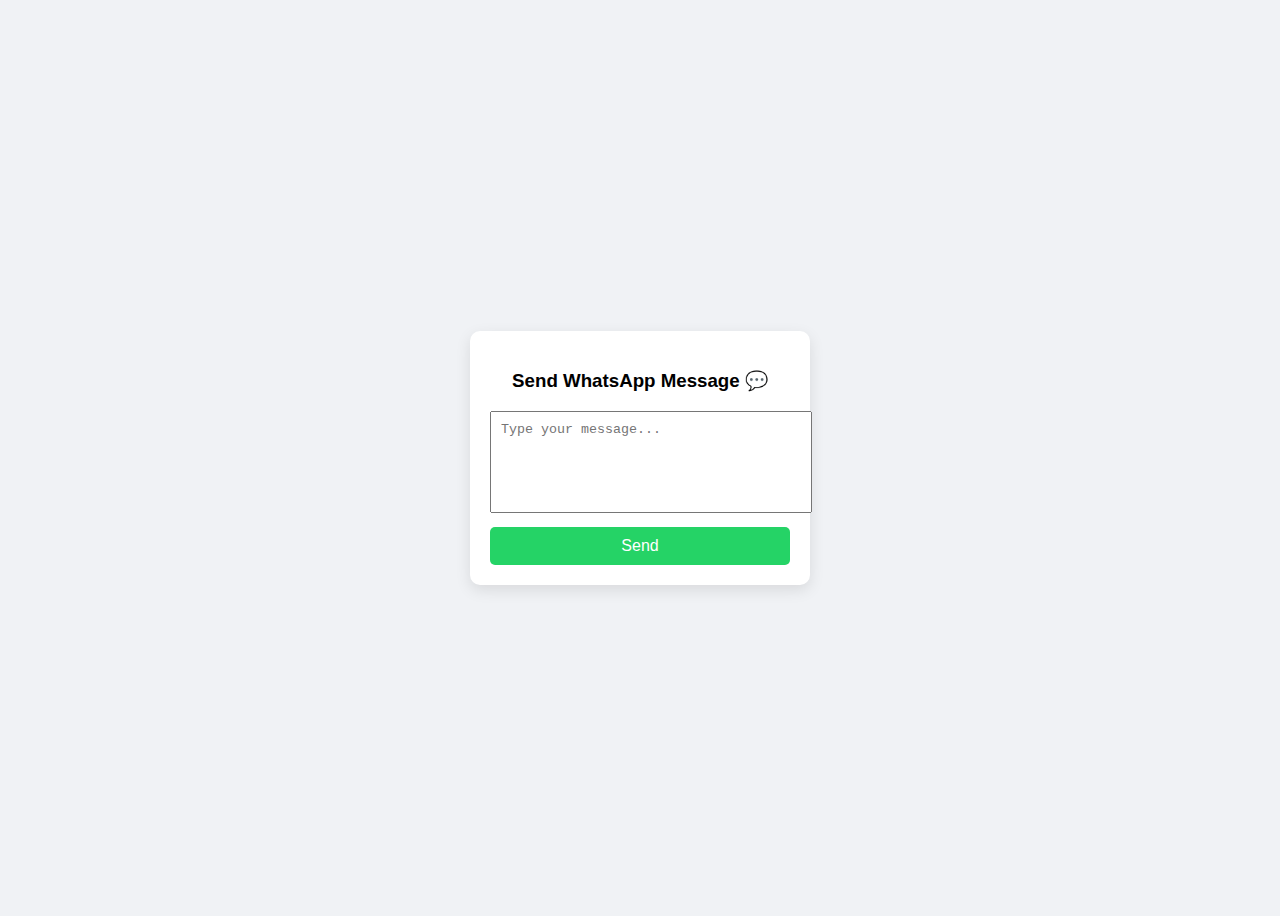
<file: happybirthday-main/whatapp.html>
<!DOCTYPE html>
<html lang="en">
<head>
  <meta charset="UTF-8">
  <title>Send Message via WhatsApp</title>
  <meta name="viewport" content="width=device-width, initial-scale=1.0">
  <style>
    body {
      font-family: Arial, sans-serif;
      height: 100vh;
      display: flex;
      justify-content: center;
      align-items: center;
      background: #f0f2f5;
    }
    .box {
      background: #fff;
      padding: 20px;
      border-radius: 10px;
      width: 300px;
      text-align: center;
      box-shadow: 0 5px 15px rgba(0,0,0,0.1);
    }
    textarea {
      width: 100%;
      height: 80px;
      padding: 10px;
      margin-bottom: 10px;
      resize: none;
    }
    button {
      width: 100%;
      padding: 10px;
      background: #25D366;
      border: none;
      color: white;
      font-size: 16px;
      border-radius: 5px;
      cursor: pointer;
    }
    button:hover {
      background: #1ebe5d;
    }
  </style>
</head>
<body>

  <div class="box">
    <h3>Send WhatsApp Message 💬</h3>
    <textarea id="message" placeholder="Type your message..."></textarea>
    <button onclick="sendWhatsApp()">Send</button>
  </div>

  <script>
    function sendWhatsApp() {
      const msg = document.getElementById("message").value.trim();
  
      if (msg === "") {
        alert("Please enter a message");
        return;
      }
  
      const phoneNumber = "7397434270"; // ← your WhatsApp number
      const encodedMsg = encodeURIComponent(msg);
  
      const url = `https://wa.me/${phoneNumber}?text=${encodedMsg}`;
      window.open(url, "_blank");
    }
  </script>
  

</body>
</html>
</file>
<file: style1.css>
* {
            box-sizing: border-box;
            margin: 0;
            padding: 0;
        }

body {
    margin: 0;
    padding: 0;
    font-family: 'Segoe UI', Tahoma, Geneva, Verdana, sans-serif;
    background: linear-gradient(135deg, #fce4ec 0%, #f3e5f5 100%);
    display: flex;
    justify-content: center;
    align-items: center;
    height: 100vh;
}

.login-container {
    width: 100%;
    max-width: 400px;
    padding: 20px;
}

.login-box {
   
    padding: 40px;
    border-radius: 20px;
    box-shadow: 0 10px 25px rgba(0,0,0,0.1);
    text-align: center;

}
.login-box p{
       color: white; 
}

h2 {
    color: #880e4f;
    margin-bottom: 10px;
}

p {
    color: #666;
    font-size: 0.9rem;
    margin-bottom: 25px;
}

.input-group {
    margin-bottom: 15px;
}

input {
    width: 100%;
    padding: 12px;
    border: 1px solid #ddd;
    border-radius: 25px;
    outline: none;
    transition: 0.3s;
}

input:focus {
    border-color: #ec407a;
    box-shadow: 0 0 8px rgba(236, 64, 122, 0.2);
}

button {
    width: 100%;
    padding: 12px;
    border: none;
    border-radius: 25px;
    background: #ec407a;
    color: white;
    font-weight: bold;
    cursor: pointer;
    transition: 0.3s;
}

button:hover {
    background: #d81b60;
    transform: translateY(-2px);
}

#error-msg {
    color: #e91e63;
    margin-top: 15px;
    font-size: 0.8rem;
}

.login-box {
    background-image: url("img/BG.png");
}
</file>
<file: cause.css>
@import url('https://fonts.googleapis.com/css2?family=Bubblegum+Sans&family=Comic+Neue:wght@700&family=Quicksand:wght@500&display=swap');

* {
    margin: 0;
    padding: 0;
    box-sizing: border-box;
    cursor: none;
}

body {
    min-height: 100vh;
    background: linear-gradient(-45deg, #ffe6e6, #e6e6ff, #ffebf5);
    background-size: 400% 400%;
    animation: gradientBG 15s ease infinite;
    font-family: 'Quicksand', sans-serif;
    overflow-x: hidden;
    padding: 2rem;
}

.custom-cursor {
    width: 30px;
    height: 30px;
    position: fixed;
    pointer-events: none;
    z-index: 9999;
    mix-blend-mode: difference;
    transition: transform 0.1s;
}

.custom-cursor svg {
    width: 100%;
    height: 100%;
    filter: drop-shadow(0 0 5px rgba(255, 182, 193, 0.5));
}

.container {
    max-width: 1200px;
    margin: 0 auto;
    text-align: center;
    position: relative;
    z-index: 1;
}

h1 {
    font-family: 'Bubblegum Sans', cursive;
    font-size: 3rem;
    color: #ff69b4;
    text-shadow: 2px 2px 4px rgba(255, 105, 180, 0.3);
    margin-bottom: 2rem;
    animation: bounce 1s ease infinite;
}

.reason-card {
    background: rgba(255, 255, 255, 0.9);
    border-radius: 20px;
    padding: 2rem;
    margin: 1.5rem;
    box-shadow: 0 5px 15px rgba(0, 0, 0, 0.1);
    transition: transform 0.3s, box-shadow 0.3s;
    cursor: pointer;
    position: relative;
    overflow: hidden;
}

.reason-card:hover {
    transform: translateY(-5px);
    box-shadow: 0 8px 25px rgba(255, 105, 180, 0.2);
}

.reason-text {
    font-size: 1.2rem;
    margin-bottom: 1rem;
    position: relative;
    z-index: 2;
}

.gif-overlay {
    position: absolute;
    top: 0;
    left: 0;
    width: 100%;
    height: 100%;
    background: rgba(255, 255, 255, 0.95);
    display: flex;
    align-items: center;
    justify-content: center;
    opacity: 0;
    transition: opacity 0.3s;
    z-index: 1;
}

.reason-card:hover .gif-overlay {
    opacity: 1;
}

.shuffle-button {
    background: linear-gradient(45deg, #ff69b4, #ff99cc);
    border: none;
    border-radius: 50px;
    padding: 1rem 2rem;
    font-size: 1.2rem;
    color: white;
    margin: 2rem 0;
    cursor: pointer;
    transition: transform 0.3s;
    font-family: 'Comic Neue', cursive;
    box-shadow: 0 5px 15px rgba(255, 105, 180, 0.3);
}

.shuffle-button:hover {
    transform: scale(1.1);
}

.floating {
    position: fixed;
    pointer-events: none;
    animation: float 3s ease-in-out infinite;
}

.ending-section {
    margin-top: 4rem;
    padding: 2rem;
    text-align: center;
}

.ending-text {
    font-family: 'Bubblegum Sans', cursive;
    font-size: 2rem;
    color: #ff69b4;
    margin-bottom: 2rem;
    opacity: 0;
    transform: translateY(20px);
}

.teddy-hug {
    width: 200px;
    margin: 0 auto;
    transform: scale(0);
}

@keyframes gradientBG {
    0% { background-position: 0% 50%; }
    50% { background-position: 100% 50%; }
    100% { background-position: 0% 50%; }
}

@keyframes float {
    0%, 100% { transform: translateY(0); }
    50% { transform: translateY(-20px); }
}

@keyframes bounce {
    0%, 100% { transform: translateY(0); }
    50% { transform: translateY(-10px); }
}

@media (max-width: 768px) {
    h1 { font-size: 2rem; }
    .reason-card { margin: 1rem; }
    .reason-text { font-size: 1rem; }
}
.shuffle-button {
    background: linear-gradient(45deg, #ff69b4, #ff99cc);
    border: none;
    border-radius: 50px;
    padding: 1rem 2rem;
    font-size: 1.2rem;
    color: white;
    margin: 2rem 0;
    cursor: pointer;
    transition: all 0.3s;
    font-family: 'Comic Neue', cursive;
    box-shadow: 0 5px 15px rgba(255, 105, 180, 0.3);
}

.shuffle-button.story-mode {
    background: linear-gradient(45deg, #9b6dff, #ff6dc7);
    transform: scale(1.1);
}

.shuffle-button:hover {
    transform: scale(1.1);
}

.shuffle-button.story-mode:hover {
    transform: scale(1.2);
}

.reason-counter {
    font-size: 0.9rem;
    color: #ff69b4;
    margin-top: 1rem;
    opacity: 0.7;
}
</file>
<file: style.css>
* {
    margin: 0;
    padding: 0;
    box-sizing: border-box;
    cursor: none;
}

body {
    min-height: 100vh;
    display: flex;
    flex-direction: column;
    align-items: center;
    justify-content: center;
    background: linear-gradient(-45deg, #fee9f7, #e8f5fe, #fef2e8, #f0ffe8);
    background-size: 400% 400%;
    animation: gradientBG 15s ease infinite;
    font-family: 'Arial Rounded MT Bold', Arial, sans-serif;
    overflow: hidden;
    position: relative;
}

.cursor {
    width: 20px;
    height: 20px;
    background: pink;
    border-radius: 50%;
    position: fixed;
    pointer-events: none;
    mix-blend-mode: difference;
    transition: transform 0.2s;
}

.container {
    text-align: center;
    z-index: 1;
}

h1 {
    font-size: 3.5rem;
    color: #ff69b4;
    text-shadow: 0 0 10px rgba(255, 105, 180, 0.5);
    margin-bottom: 2rem;
    opacity: 0;
}

.greeting {
    font-size: 1.5rem;
    color: #8a2be2;
    margin-bottom: 3rem;
    min-height: 2em;
}

.cta-button {
    padding: 1rem 2rem;
    font-size: 1.2rem;
    background: linear-gradient(45deg, #ff69b4, #ff99cc);
    border: none;
    border-radius: 50px;
    color: white;
    cursor: pointer;
    box-shadow: 0 0 15px rgba(255, 105, 180, 0.5);
    transition: transform 0.3s, box-shadow 0.3s;
    opacity: 0;
}

.cta-button:hover {
    transform: scale(1.1);
    box-shadow: 0 0 25px rgba(255, 105, 180, 0.7);
}

.floating {
    position: absolute;
    pointer-events: none;
    opacity: 0;
}

@keyframes gradientBG {
    0% { background-position: 0% 50%; }
    50% { background-position: 100% 50%; }
    100% { background-position: 0% 50%; }
}

@media (max-width: 768px) {
    h1 { font-size: 2rem; }
    .greeting { font-size: 1.2rem; }
    .cta-button { font-size: 1rem; }
}
</file>
<file: Gallary/cause.css>
@import url('https://fonts.googleapis.com/css2?family=Bubblegum+Sans&family=Comic+Neue:wght@700&family=Quicksand:wght@500&display=swap');

* {
    margin: 0;
    padding: 0;
    box-sizing: border-box;
    cursor: none;
}

body {
    min-height: 100vh;
    background: linear-gradient(-45deg, #ffe6e6, #e6e6ff, #ffebf5);
    background-size: 400% 400%;
    animation: gradientBG 15s ease infinite;
    font-family: 'Quicksand', sans-serif;
    overflow-x: hidden;
    padding: 2rem;
}

.custom-cursor {
    width: 30px;
    height: 30px;
    position: fixed;
    pointer-events: none;
    z-index: 9999;
    mix-blend-mode: difference;
    transition: transform 0.1s;
}

.custom-cursor svg {
    width: 100%;
    height: 100%;
    filter: drop-shadow(0 0 5px rgba(255, 182, 193, 0.5));
}

.container {
    max-width: 1200px;
    margin: 0 auto;
    text-align: center;
    position: relative;
    z-index: 1;
}

h1 {
    font-family: 'Bubblegum Sans', cursive;
    font-size: 3rem;
    color: #ff69b4;
    text-shadow: 2px 2px 4px rgba(255, 105, 180, 0.3);
    margin-bottom: 2rem;
    animation: bounce 1s ease infinite;
}

.reason-card {
    background: rgba(255, 255, 255, 0.9);
    border-radius: 20px;
    padding: 2rem;
    margin: 1.5rem;
    box-shadow: 0 5px 15px rgba(0, 0, 0, 0.1);
    transition: transform 0.3s, box-shadow 0.3s;
    cursor: pointer;
    position: relative;
    overflow: hidden;
}

.reason-card:hover {
    transform: translateY(-5px);
    box-shadow: 0 8px 25px rgba(255, 105, 180, 0.2);
}

.reason-text {
    font-size: 1.2rem;
    margin-bottom: 1rem;
    position: relative;
    z-index: 2;
}

.gif-overlay {
    position: absolute;
    top: 0;
    left: 0;
    width: 100%;
    height: 100%;
    background: rgba(255, 255, 255, 0.95);
    display: flex;
    align-items: center;
    justify-content: center;
    opacity: 0;
    transition: opacity 0.3s;
    z-index: 1;
}

.reason-card:hover .gif-overlay {
    opacity: 1;
}

.shuffle-button {
    background: linear-gradient(45deg, #ff69b4, #ff99cc);
    border: none;
    border-radius: 50px;
    padding: 1rem 2rem;
    font-size: 1.2rem;
    color: white;
    margin: 2rem 0;
    cursor: pointer;
    transition: transform 0.3s;
    font-family: 'Comic Neue', cursive;
    box-shadow: 0 5px 15px rgba(255, 105, 180, 0.3);
}

.shuffle-button:hover {
    transform: scale(1.1);
}

.floating {
    position: fixed;
    pointer-events: none;
    animation: float 3s ease-in-out infinite;
}

.ending-section {
    margin-top: 4rem;
    padding: 2rem;
    text-align: center;
}

.ending-text {
    font-family: 'Bubblegum Sans', cursive;
    font-size: 2rem;
    color: #ff69b4;
    margin-bottom: 2rem;
    opacity: 0;
    transform: translateY(20px);
}

.teddy-hug {
    width: 200px;
    margin: 0 auto;
    transform: scale(0);
}

@keyframes gradientBG {
    0% { background-position: 0% 50%; }
    50% { background-position: 100% 50%; }
    100% { background-position: 0% 50%; }
}

@keyframes float {
    0%, 100% { transform: translateY(0); }
    50% { transform: translateY(-20px); }
}

@keyframes bounce {
    0%, 100% { transform: translateY(0); }
    50% { transform: translateY(-10px); }
}

@media (max-width: 768px) {
    h1 { font-size: 2rem; }
    .reason-card { margin: 1rem; }
    .reason-text { font-size: 1rem; }
}
.shuffle-button {
    background: linear-gradient(45deg, #ff69b4, #ff99cc);
    border: none;
    border-radius: 50px;
    padding: 1rem 2rem;
    font-size: 1.2rem;
    color: white;
    margin: 2rem 0;
    cursor: pointer;
    transition: all 0.3s;
    font-family: 'Comic Neue', cursive;
    box-shadow: 0 5px 15px rgba(255, 105, 180, 0.3);
}

.shuffle-button.story-mode {
    background: linear-gradient(45deg, #9b6dff, #ff6dc7);
    transform: scale(1.1);
}

.shuffle-button:hover {
    transform: scale(1.1);
}

.shuffle-button.story-mode:hover {
    transform: scale(1.2);
}

.reason-counter {
    font-size: 0.9rem;
    color: #ff69b4;
    margin-top: 1rem;
    opacity: 0.7;
}
</file>
